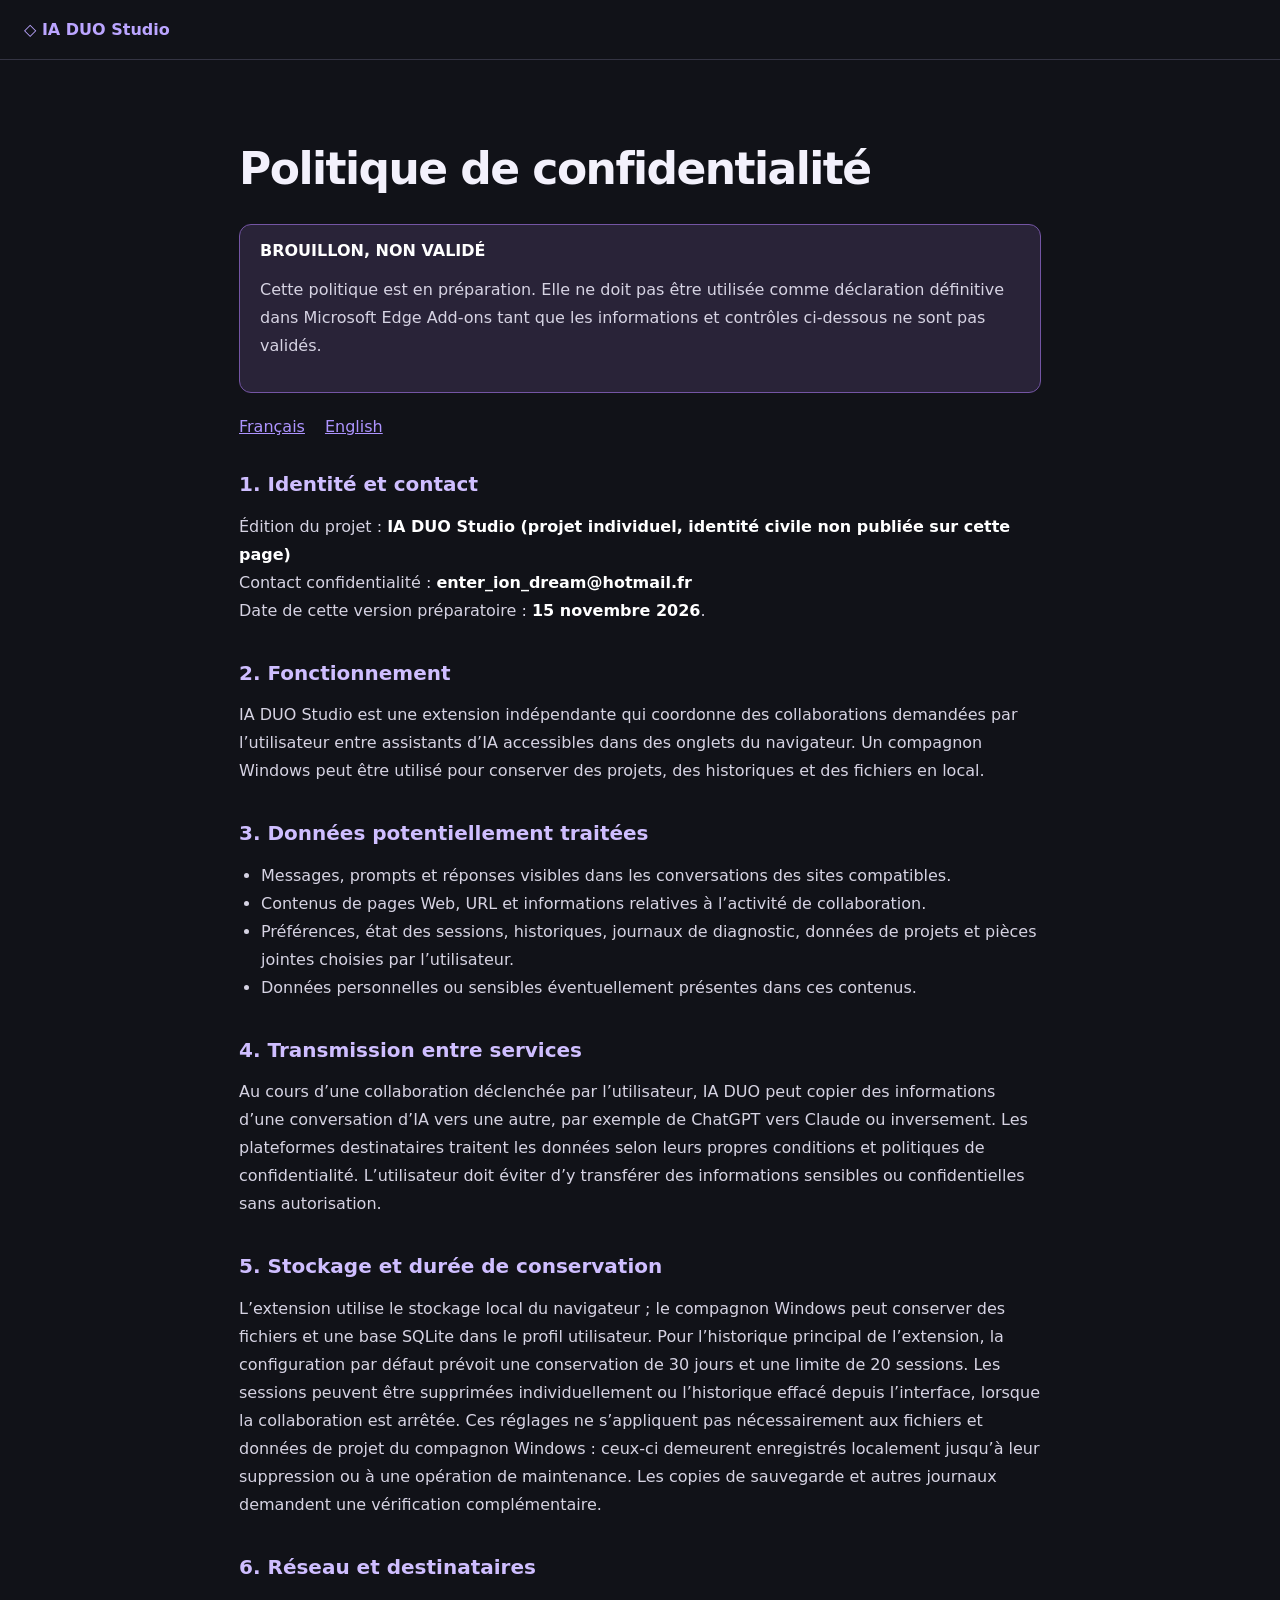
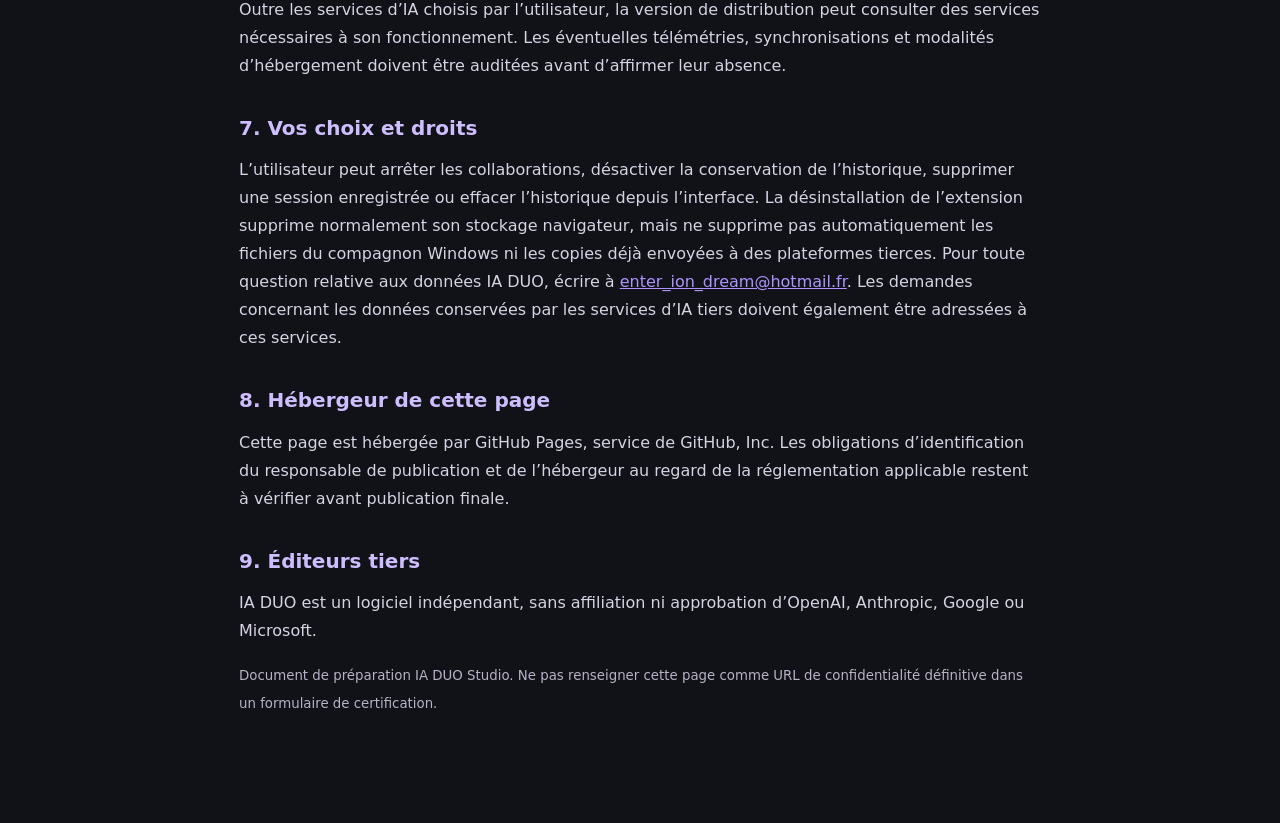
<file: index.html>
<!doctype html><html lang="fr"><head><meta charset="utf-8"><meta name="viewport" content="width=device-width,initial-scale=1"><meta name="robots" content="noindex,nofollow"><title>IA DUO Studio | Politique de confidentialité (brouillon)</title><link rel="stylesheet" href="style.css"></head><body><header>◇ IA DUO Studio</header><main><h1>Politique de confidentialité</h1><div class="notice"><strong>BROUILLON, NON VALIDÉ</strong><p>Cette politique est en préparation. Elle ne doit pas être utilisée comme déclaration définitive dans Microsoft Edge Add-ons tant que les informations et contrôles ci-dessous ne sont pas validés.</p></div><nav><a href="index.html">Français</a><a href="en.html" lang="en">English</a></nav><h2>1. Identité et contact</h2><p>Édition du projet : <strong>IA DUO Studio (projet individuel, identité civile non publiée sur cette page)</strong><br>Contact confidentialité : <strong>enter_ion_dream@hotmail.fr</strong><br>Date de cette version préparatoire : <strong>15 novembre 2026</strong>.</p><h2>2. Fonctionnement</h2><p>IA DUO Studio est une extension indépendante qui coordonne des collaborations demandées par l’utilisateur entre assistants d’IA accessibles dans des onglets du navigateur. Un compagnon Windows peut être utilisé pour conserver des projets, des historiques et des fichiers en local.</p><h2>3. Données potentiellement traitées</h2><ul><li>Messages, prompts et réponses visibles dans les conversations des sites compatibles.</li><li>Contenus de pages Web, URL et informations relatives à l’activité de collaboration.</li><li>Préférences, état des sessions, historiques, journaux de diagnostic, données de projets et pièces jointes choisies par l’utilisateur.</li><li>Données personnelles ou sensibles éventuellement présentes dans ces contenus.</li></ul><h2>4. Transmission entre services</h2><p>Au cours d’une collaboration déclenchée par l’utilisateur, IA DUO peut copier des informations d’une conversation d’IA vers une autre, par exemple de ChatGPT vers Claude ou inversement. Les plateformes destinataires traitent les données selon leurs propres conditions et politiques de confidentialité. L’utilisateur doit éviter d’y transférer des informations sensibles ou confidentielles sans autorisation.</p><h2>5. Stockage et durée de conservation</h2><p>L’extension utilise le stockage local du navigateur ; le compagnon Windows peut conserver des fichiers et une base SQLite dans le profil utilisateur. Pour l’historique principal de l’extension, la configuration par défaut prévoit une conservation de 30 jours et une limite de 20 sessions. Les sessions peuvent être supprimées individuellement ou l’historique effacé depuis l’interface, lorsque la collaboration est arrêtée. Ces réglages ne s’appliquent pas nécessairement aux fichiers et données de projet du compagnon Windows : ceux-ci demeurent enregistrés localement jusqu’à leur suppression ou à une opération de maintenance. Les copies de sauvegarde et autres journaux demandent une vérification complémentaire.</p><h2>6. Réseau et destinataires</h2><p>Outre les services d’IA choisis par l’utilisateur, la version de distribution peut consulter des services nécessaires à son fonctionnement. Les éventuelles télémétries, synchronisations et modalités d’hébergement doivent être auditées avant d’affirmer leur absence.</p><h2>7. Vos choix et droits</h2><p>L’utilisateur peut arrêter les collaborations, désactiver la conservation de l’historique, supprimer une session enregistrée ou effacer l’historique depuis l’interface. La désinstallation de l’extension supprime normalement son stockage navigateur, mais ne supprime pas automatiquement les fichiers du compagnon Windows ni les copies déjà envoyées à des plateformes tierces. Pour toute question relative aux données IA DUO, écrire à <a href="mailto:enter_ion_dream@hotmail.fr">enter_ion_dream@hotmail.fr</a>. Les demandes concernant les données conservées par les services d’IA tiers doivent également être adressées à ces services.</p><h2>8. Hébergeur de cette page</h2><p>Cette page est hébergée par GitHub Pages, service de GitHub, Inc. Les obligations d’identification du responsable de publication et de l’hébergeur au regard de la réglementation applicable restent à vérifier avant publication finale.</p><h2>9. Éditeurs tiers</h2><p>IA DUO est un logiciel indépendant, sans affiliation ni approbation d’OpenAI, Anthropic, Google ou Microsoft.</p><p><small>Document de préparation IA DUO Studio. Ne pas renseigner cette page comme URL de confidentialité définitive dans un formulaire de certification.</small></p></main></body></html>
</file>
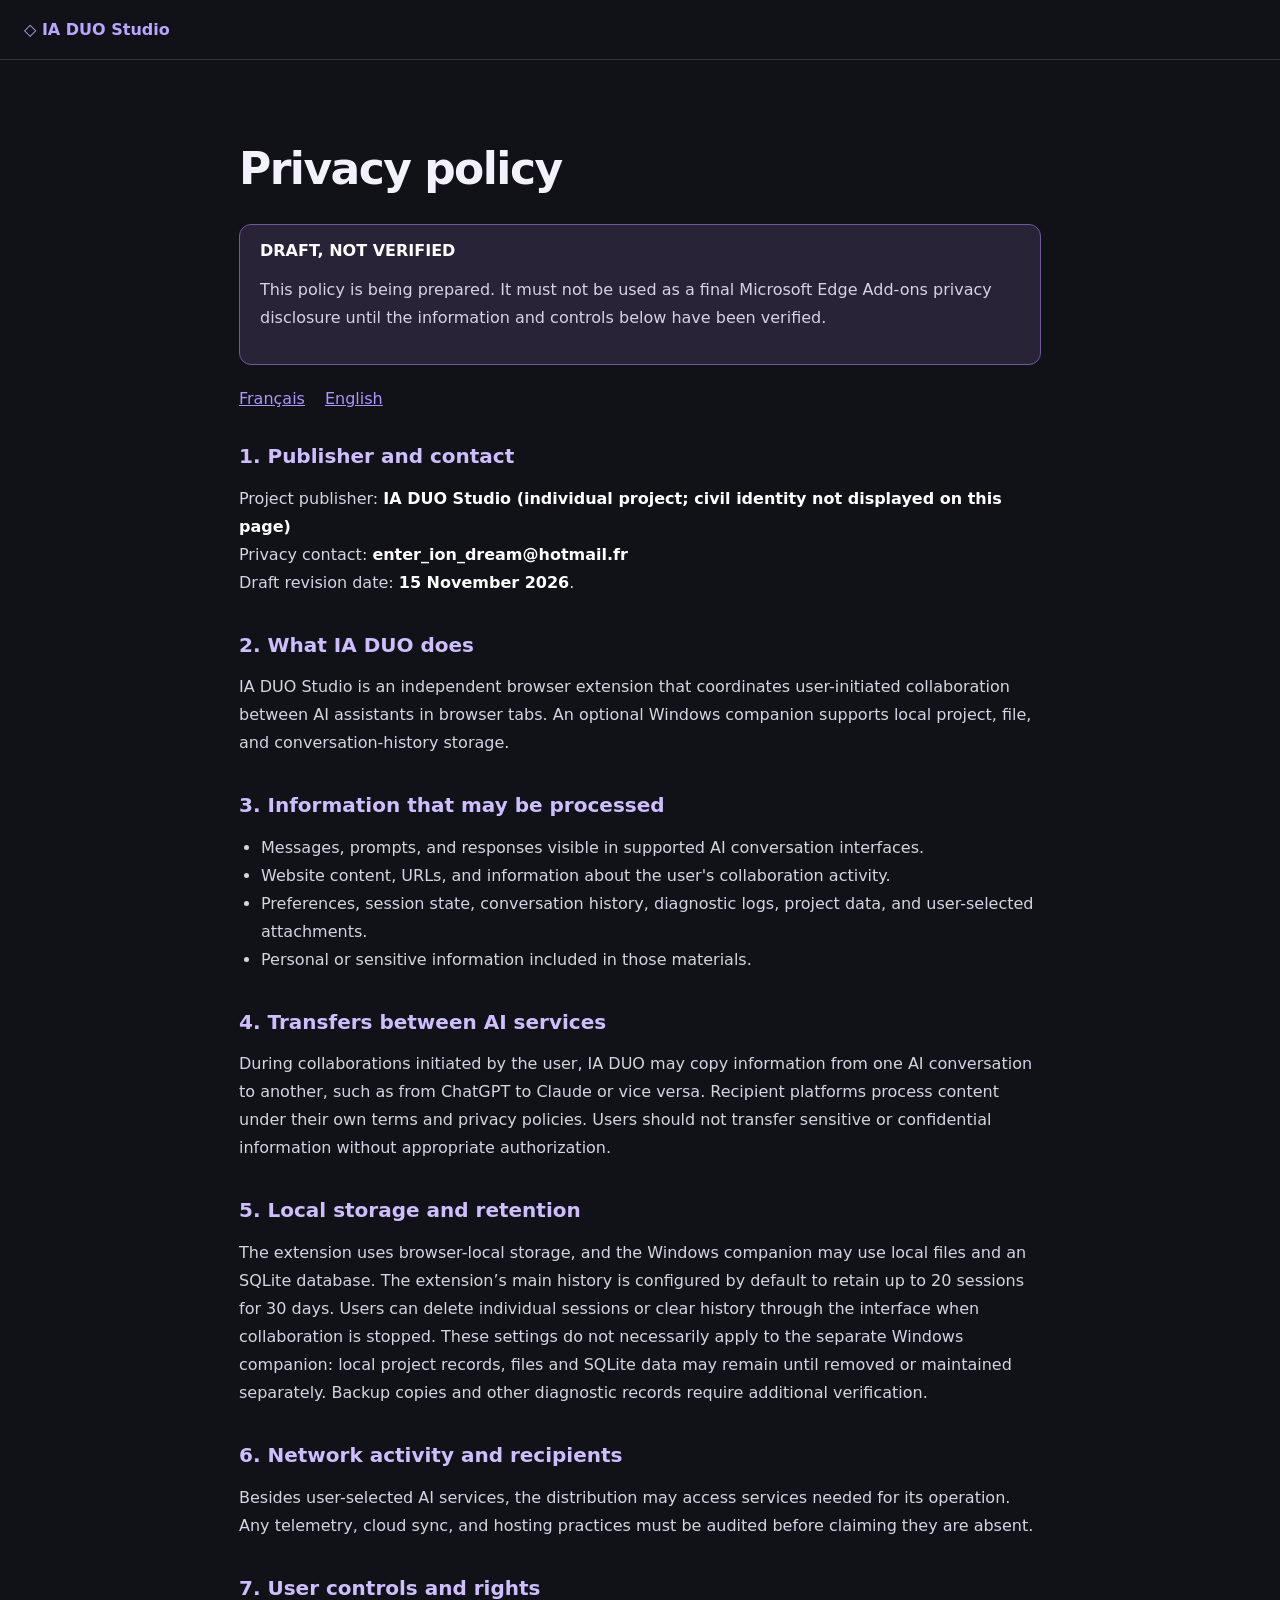
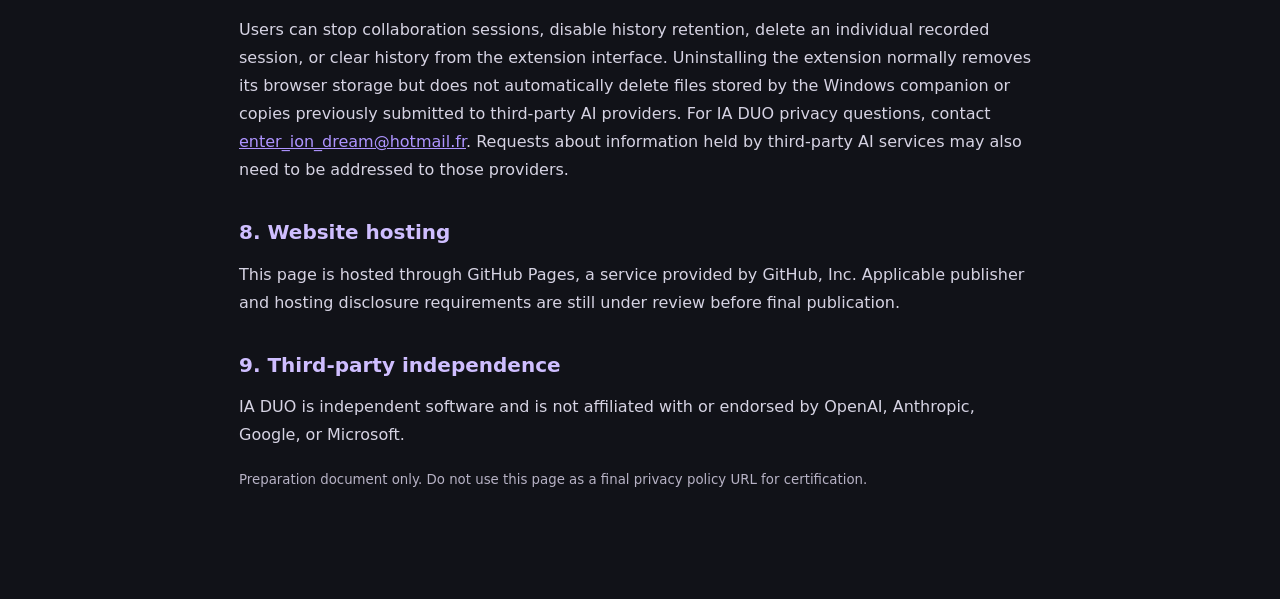
<file: en.html>
<!doctype html><html lang="en"><head><meta charset="utf-8"><meta name="viewport" content="width=device-width,initial-scale=1"><meta name="robots" content="noindex,nofollow"><title>IA DUO Studio | Privacy policy draft</title><link rel="stylesheet" href="style.css"></head><body><header>◇ IA DUO Studio</header><main><h1>Privacy policy</h1><div class="notice"><strong>DRAFT, NOT VERIFIED</strong><p>This policy is being prepared. It must not be used as a final Microsoft Edge Add-ons privacy disclosure until the information and controls below have been verified.</p></div><nav><a href="index.html" lang="fr">Français</a><a href="en.html">English</a></nav><h2>1. Publisher and contact</h2><p>Project publisher: <strong>IA DUO Studio (individual project; civil identity not displayed on this page)</strong><br>Privacy contact: <strong>enter_ion_dream@hotmail.fr</strong><br>Draft revision date: <strong>15 November 2026</strong>.</p><h2>2. What IA DUO does</h2><p>IA DUO Studio is an independent browser extension that coordinates user-initiated collaboration between AI assistants in browser tabs. An optional Windows companion supports local project, file, and conversation-history storage.</p><h2>3. Information that may be processed</h2><ul><li>Messages, prompts, and responses visible in supported AI conversation interfaces.</li><li>Website content, URLs, and information about the user's collaboration activity.</li><li>Preferences, session state, conversation history, diagnostic logs, project data, and user-selected attachments.</li><li>Personal or sensitive information included in those materials.</li></ul><h2>4. Transfers between AI services</h2><p>During collaborations initiated by the user, IA DUO may copy information from one AI conversation to another, such as from ChatGPT to Claude or vice versa. Recipient platforms process content under their own terms and privacy policies. Users should not transfer sensitive or confidential information without appropriate authorization.</p><h2>5. Local storage and retention</h2><p>The extension uses browser-local storage, and the Windows companion may use local files and an SQLite database. The extension’s main history is configured by default to retain up to 20 sessions for 30 days. Users can delete individual sessions or clear history through the interface when collaboration is stopped. These settings do not necessarily apply to the separate Windows companion: local project records, files and SQLite data may remain until removed or maintained separately. Backup copies and other diagnostic records require additional verification.</p><h2>6. Network activity and recipients</h2><p>Besides user-selected AI services, the distribution may access services needed for its operation. Any telemetry, cloud sync, and hosting practices must be audited before claiming they are absent.</p><h2>7. User controls and rights</h2><p>Users can stop collaboration sessions, disable history retention, delete an individual recorded session, or clear history from the extension interface. Uninstalling the extension normally removes its browser storage but does not automatically delete files stored by the Windows companion or copies previously submitted to third-party AI providers. For IA DUO privacy questions, contact <a href="mailto:enter_ion_dream@hotmail.fr">enter_ion_dream@hotmail.fr</a>. Requests about information held by third-party AI services may also need to be addressed to those providers.</p><h2>8. Website hosting</h2><p>This page is hosted through GitHub Pages, a service provided by GitHub, Inc. Applicable publisher and hosting disclosure requirements are still under review before final publication.</p><h2>9. Third-party independence</h2><p>IA DUO is independent software and is not affiliated with or endorsed by OpenAI, Anthropic, Google, or Microsoft.</p><p><small>Preparation document only. Do not use this page as a final privacy policy URL for certification.</small></p></main></body></html>
</file>
<file: style.css>
:root{color-scheme:dark;font-family:system-ui,-apple-system,Segoe UI,Roboto,sans-serif;background:#111218;color:#f3f1fc}*{box-sizing:border-box}body{margin:0}main{max-width:850px;margin:0 auto;padding:54px 24px 90px}h1{font-size:clamp(30px,5vw,44px);letter-spacing:-.035em}h2{margin-top:36px;font-size:20px;color:#cfbeff}p,li{line-height:1.75;color:#d6d3e3}a{color:#ae94ff}header{border-bottom:1px solid #343443;padding:20px 24px;color:#bba5ff;font-weight:750}strong{color:white}.notice{background:#292338;border:1px solid #7455a4;border-radius:12px;padding:16px 20px}small{color:#b7b2c5}nav{display:flex;gap:20px;margin:24px 0}ul{padding-left:22px}
</file>
